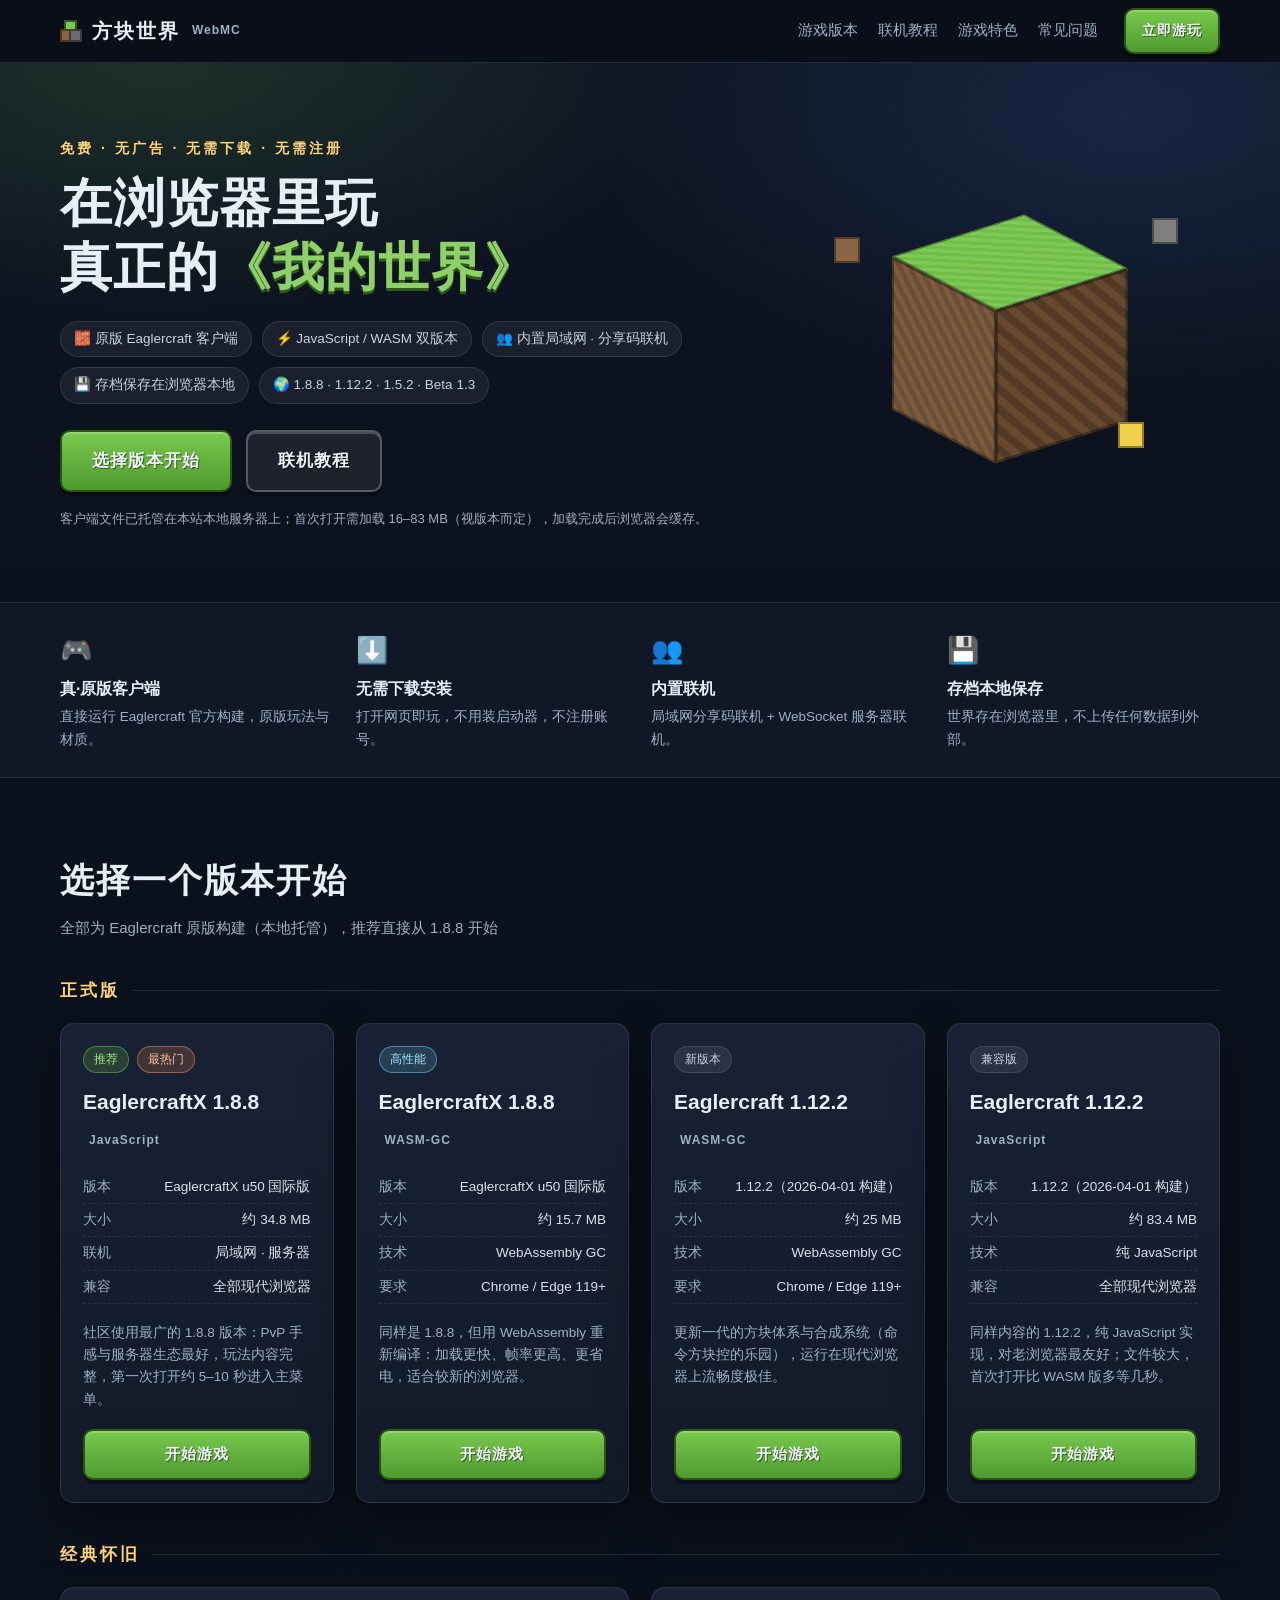
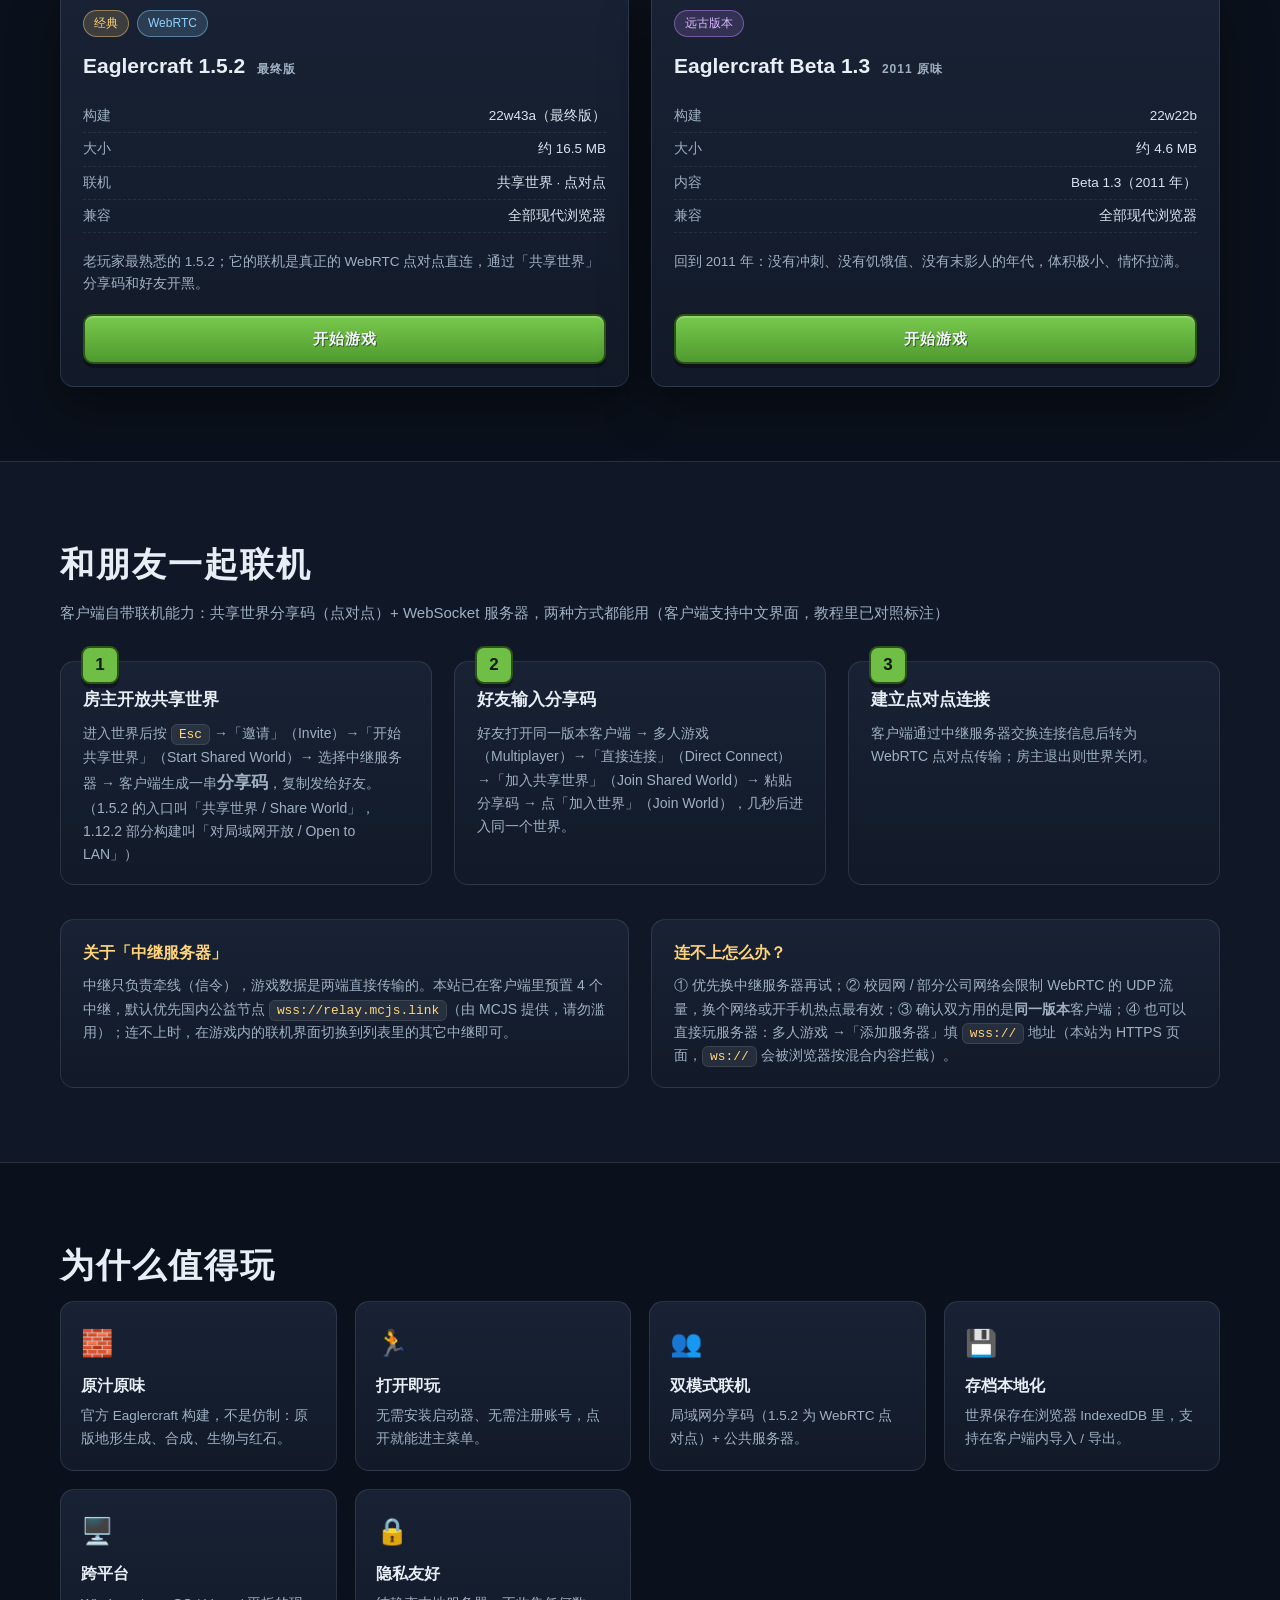
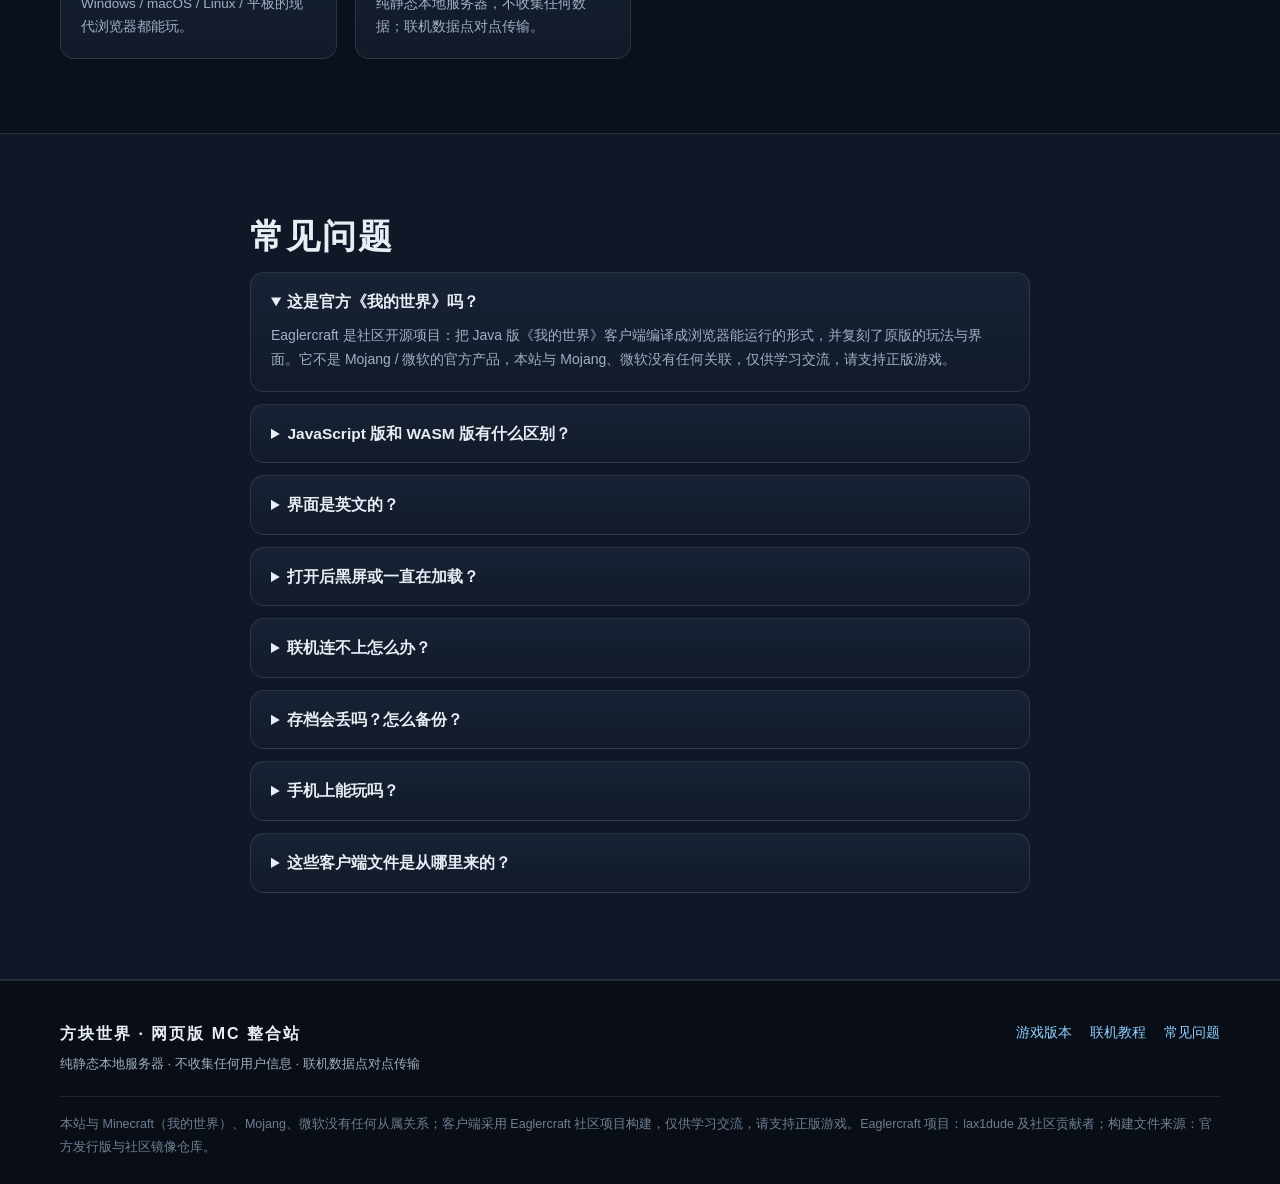
<file: index.html>
<!DOCTYPE html>
<html lang="zh-CN">
<head>
<meta charset="utf-8">
<meta name="viewport" content="width=device-width, initial-scale=1">
<title>方块世界 · 网页版《我的世界》整合站（Eaglercraft · 无需下载 · 内置联机）</title>
<meta name="description" content="真正的《我的世界》网页版：原版 Eaglercraft 客户端本地托管，无需下载安装，打开即玩，内置局域网分享码联机与服务器联机。支持 1.8.8 / 1.12.2 / 1.5.2 / Beta 1.3。">
<link rel="icon" href="data:image/svg+xml,<svg xmlns='http://www.w3.org/2000/svg' viewBox='0 0 16 16'><rect width='16' height='16' fill='%235fae3c'/><rect y='10' width='16' height='6' fill='%238a6544'/></svg>">
<link rel="stylesheet" href="assets/css/portal.css">
</head>
<body>

<header class="site-header">
  <div class="wrap header-inner">
    <a class="logo" href="./">
      <span class="logo-cube" aria-hidden="true"><i></i><i></i><i></i></span>
      方块世界<em>WebMC</em>
    </a>
    <nav class="nav">
      <a href="#versions">游戏版本</a>
      <a href="#multiplayer">联机教程</a>
      <a href="#features">游戏特色</a>
      <a href="#faq">常见问题</a>
    </nav>
    <a class="btn btn-primary btn-header" href="#versions">立即游玩</a>
  </div>
</header>

<section class="hero">
  <div class="wrap hero-inner">
    <div class="hero-copy">
      <p class="hero-kicker">免费 · 无广告 · 无需下载 · 无需注册</p>
      <h1>在浏览器里玩<br>真正的<span>《我的世界》</span></h1>
      <ul class="hero-tags">
        <li>🧱 原版 Eaglercraft 客户端</li>
        <li>⚡ JavaScript / WASM 双版本</li>
        <li>👥 内置局域网 · 分享码联机</li>
        <li>💾 存档保存在浏览器本地</li>
        <li>🌍 1.8.8 · 1.12.2 · 1.5.2 · Beta 1.3</li>
      </ul>
      <div class="hero-actions">
        <a class="btn btn-primary btn-xl" href="#versions">选择版本开始</a>
        <a class="btn btn-ghost btn-xl" href="#multiplayer">联机教程</a>
      </div>
      <p class="hero-note">客户端文件已托管在本站本地服务器上；首次打开需加载 16–83 MB（视版本而定），加载完成后浏览器会缓存。</p>
    </div>
    <div class="hero-visual" aria-hidden="true">
      <div class="mc-cube">
        <div class="face top"></div>
        <div class="face left"></div>
        <div class="face right"></div>
      </div>
      <div class="float-blocks">
        <span class="fb fb1"></span><span class="fb fb2"></span><span class="fb fb3"></span>
      </div>
    </div>
  </div>
</section>

<section class="band">
  <div class="wrap band-grid">
    <div class="band-item"><b>🎮</b><h3>真·原版客户端</h3><p>直接运行 Eaglercraft 官方构建，原版玩法与材质。</p></div>
    <div class="band-item"><b>⬇️</b><h3>无需下载安装</h3><p>打开网页即玩，不用装启动器，不注册账号。</p></div>
    <div class="band-item"><b>👥</b><h3>内置联机</h3><p>局域网分享码联机 + WebSocket 服务器联机。</p></div>
    <div class="band-item"><b>💾</b><h3>存档本地保存</h3><p>世界存在浏览器里，不上传任何数据到外部。</p></div>
  </div>
</section>

<section id="versions" class="section">
  <div class="wrap">
    <h2 class="section-title">选择一个版本开始</h2>
    <p class="section-sub">全部为 Eaglercraft 原版构建（本地托管），推荐直接从 1.8.8 开始</p>

    <div class="ver-group">
      <h3>正式版</h3>
      <div class="cards">
        <article class="card">
          <div class="card-tags"><span class="tag rec">推荐</span><span class="tag hot">最热门</span></div>
          <h3>EaglercraftX 1.8.8 <em>JavaScript</em></h3>
          <dl class="card-spec">
            <div><dt>版本</dt><dd>EaglercraftX u50 国际版</dd></div>
            <div><dt>大小</dt><dd>约 34.8 MB</dd></div>
            <div><dt>联机</dt><dd>局域网 · 服务器</dd></div>
            <div><dt>兼容</dt><dd>全部现代浏览器</dd></div>
          </dl>
          <p class="card-desc">社区使用最广的 1.8.8 版本：PvP 手感与服务器生态最好，玩法内容完整，第一次打开约 5–10 秒进入主菜单。</p>
          <a class="btn btn-primary" href="mc/1.8.8/" target="_blank" rel="noopener">开始游戏</a>
        </article>

        <article class="card">
          <div class="card-tags"><span class="tag wasm">高性能</span></div>
          <h3>EaglercraftX 1.8.8 <em>WASM-GC</em></h3>
          <dl class="card-spec">
            <div><dt>版本</dt><dd>EaglercraftX u50 国际版</dd></div>
            <div><dt>大小</dt><dd>约 15.7 MB</dd></div>
            <div><dt>技术</dt><dd>WebAssembly GC</dd></div>
            <div><dt>要求</dt><dd>Chrome / Edge 119+</dd></div>
          </dl>
          <p class="card-desc">同样是 1.8.8，但用 WebAssembly 重新编译：加载更快、帧率更高、更省电，适合较新的浏览器。</p>
          <a class="btn btn-primary" href="mc/1.8.8-wasm/" target="_blank" rel="noopener">开始游戏</a>
        </article>

        <article class="card">
          <div class="card-tags"><span class="tag">新版本</span></div>
          <h3>Eaglercraft 1.12.2 <em>WASM-GC</em></h3>
          <dl class="card-spec">
            <div><dt>版本</dt><dd>1.12.2（2026-04-01 构建）</dd></div>
            <div><dt>大小</dt><dd>约 25 MB</dd></div>
            <div><dt>技术</dt><dd>WebAssembly GC</dd></div>
            <div><dt>要求</dt><dd>Chrome / Edge 119+</dd></div>
          </dl>
          <p class="card-desc">更新一代的方块体系与合成系统（命令方块控的乐园），运行在现代浏览器上流畅度极佳。</p>
          <a class="btn btn-primary" href="mc/1.12.2/" target="_blank" rel="noopener">开始游戏</a>
        </article>

        <article class="card">
          <div class="card-tags"><span class="tag">兼容版</span></div>
          <h3>Eaglercraft 1.12.2 <em>JavaScript</em></h3>
          <dl class="card-spec">
            <div><dt>版本</dt><dd>1.12.2（2026-04-01 构建）</dd></div>
            <div><dt>大小</dt><dd>约 83.4 MB</dd></div>
            <div><dt>技术</dt><dd>纯 JavaScript</dd></div>
            <div><dt>兼容</dt><dd>全部现代浏览器</dd></div>
          </dl>
          <p class="card-desc">同样内容的 1.12.2，纯 JavaScript 实现，对老浏览器最友好；文件较大，首次打开比 WASM 版多等几秒。</p>
          <a class="btn btn-primary" href="mc/1.12.2-js/" target="_blank" rel="noopener">开始游戏</a>
        </article>
      </div>
    </div>

    <div class="ver-group">
      <h3>经典怀旧</h3>
      <div class="cards">
        <article class="card">
          <div class="card-tags"><span class="tag classic">经典</span><span class="tag p2p">WebRTC</span></div>
          <h3>Eaglercraft 1.5.2 <em>最终版</em></h3>
          <dl class="card-spec">
            <div><dt>构建</dt><dd>22w43a（最终版）</dd></div>
            <div><dt>大小</dt><dd>约 16.5 MB</dd></div>
            <div><dt>联机</dt><dd>共享世界 · 点对点</dd></div>
            <div><dt>兼容</dt><dd>全部现代浏览器</dd></div>
          </dl>
          <p class="card-desc">老玩家最熟悉的 1.5.2；它的联机是真正的 WebRTC 点对点直连，通过「共享世界」分享码和好友开黑。</p>
          <a class="btn btn-primary" href="mc/1.5.2/" target="_blank" rel="noopener">开始游戏</a>
        </article>

        <article class="card">
          <div class="card-tags"><span class="tag beta">远古版本</span></div>
          <h3>Eaglercraft Beta 1.3 <em>2011 原味</em></h3>
          <dl class="card-spec">
            <div><dt>构建</dt><dd>22w22b</dd></div>
            <div><dt>大小</dt><dd>约 4.6 MB</dd></div>
            <div><dt>内容</dt><dd>Beta 1.3（2011 年）</dd></div>
            <div><dt>兼容</dt><dd>全部现代浏览器</dd></div>
          </dl>
          <p class="card-desc">回到 2011 年：没有冲刺、没有饥饿值、没有末影人的年代，体积极小、情怀拉满。</p>
          <a class="btn btn-primary" href="mc/beta1.3/" target="_blank" rel="noopener">开始游戏</a>
        </article>
      </div>
    </div>
  </div>
</section>

<section id="multiplayer" class="section section-alt">
  <div class="wrap">
    <h2 class="section-title">和朋友一起联机</h2>
    <p class="section-sub">客户端自带联机能力：共享世界分享码（点对点）+ WebSocket 服务器，两种方式都能用（客户端支持中文界面，教程里已对照标注）</p>
    <ol class="steps-big">
      <li>
        <b>房主开放共享世界</b>
        <p>进入世界后按 <code>Esc</code> →「邀请」（Invite）→「开始共享世界」（Start Shared World）→ 选择中继服务器 → 客户端生成一串<b>分享码</b>，复制发给好友。（1.5.2 的入口叫「共享世界 / Share World」，1.12.2 部分构建叫「对局域网开放 / Open to LAN」）</p>
      </li>
      <li>
        <b>好友输入分享码</b>
        <p>好友打开同一版本客户端 → 多人游戏（Multiplayer）→「直接连接」（Direct Connect）→「加入共享世界」（Join Shared World）→ 粘贴分享码 → 点「加入世界」（Join World），几秒后进入同一个世界。</p>
      </li>
      <li>
        <b>建立点对点连接</b>
        <p>客户端通过中继服务器交换连接信息后转为 WebRTC 点对点传输；房主退出则世界关闭。</p>
      </li>
    </ol>
    <div class="mp-notes">
      <div class="mp-note">
        <h4>关于「中继服务器」</h4>
        <p>中继只负责牵线（信令），游戏数据是两端直接传输的。本站已在客户端里预置 4 个中继，默认优先国内公益节点 <code>wss://relay.mcjs.link</code>（由 MCJS 提供，请勿滥用）；连不上时，在游戏内的联机界面切换到列表里的其它中继即可。</p>
      </div>
      <div class="mp-note">
        <h4>连不上怎么办？</h4>
        <p>① 优先换中继服务器再试；② 校园网 / 部分公司网络会限制 WebRTC 的 UDP 流量，换个网络或开手机热点最有效；③ 确认双方用的是<b>同一版本</b>客户端；④ 也可以直接玩服务器：多人游戏 →「添加服务器」填 <code>wss://</code> 地址（本站为 HTTPS 页面，<code>ws://</code> 会被浏览器按混合内容拦截）。</p>
      </div>
    </div>
  </div>
</section>

<section id="features" class="section">
  <div class="wrap">
    <h2 class="section-title">为什么值得玩</h2>
    <div class="feature-grid">
      <div class="feature"><b>🧱</b><h3>原汁原味</h3><p>官方 Eaglercraft 构建，不是仿制：原版地形生成、合成、生物与红石。</p></div>
      <div class="feature"><b>🏃</b><h3>打开即玩</h3><p>无需安装启动器、无需注册账号，点开就能进主菜单。</p></div>
      <div class="feature"><b>👥</b><h3>双模式联机</h3><p>局域网分享码（1.5.2 为 WebRTC 点对点）+ 公共服务器。</p></div>
      <div class="feature"><b>💾</b><h3>存档本地化</h3><p>世界保存在浏览器 IndexedDB 里，支持在客户端内导入 / 导出。</p></div>
      <div class="feature"><b>🖥️</b><h3>跨平台</h3><p>Windows / macOS / Linux / 平板的现代浏览器都能玩。</p></div>
      <div class="feature"><b>🔒</b><h3>隐私友好</h3><p>纯静态本地服务器，不收集任何数据；联机数据点对点传输。</p></div>
    </div>
  </div>
</section>

<section id="faq" class="section section-alt">
  <div class="wrap narrow">
    <h2 class="section-title">常见问题</h2>
    <details class="faq" open>
      <summary>这是官方《我的世界》吗？</summary>
      <p>Eaglercraft 是社区开源项目：把 Java 版《我的世界》客户端编译成浏览器能运行的形式，并复刻了原版的玩法与界面。它不是 Mojang / 微软的官方产品，本站与 Mojang、微软没有任何关联，仅供学习交流，请支持正版游戏。</p>
    </details>
    <details class="faq">
      <summary>JavaScript 版和 WASM 版有什么区别？</summary>
      <p>两者玩法完全一样。JavaScript 版兼容所有浏览器但文件更大；WASM-GC 版用 WebAssembly 重新编译，加载更快、运行更流畅，但需要较新的 Chrome / Edge（119+）。拿不准就用 JavaScript 版。</p>
    </details>
    <details class="faq">
      <summary>界面是英文的？</summary>
      <p>客户端内置多语言支持。若界面是英文，进入 <code>Options</code> → <code>Language</code> 选择「简体中文」即可，按提示重启客户端后生效。中文译名沿用原版 1.8.8，与正版一致。</p>
    </details>
    <details class="faq">
      <summary>打开后黑屏或一直在加载？</summary>
      <p>首先确认用最新版 Chrome / Edge；客户端文件有 16–83 MB，第一次加载需要等几秒到十几秒，加载完成后浏览器会缓存。如果中途切换过标签页，回来时可能看到「按任意键 / 点击继续」（Press any key / Click to focus）提示，点一下页面即可继续。1.12.2 版本第一次打开如出现语言列表，点选 English 即可。WASM 版如果打不开，说明浏览器版本太旧，改用 JavaScript 版即可。</p>
    </details>
    <details class="faq">
      <summary>联机连不上怎么办？</summary>
      <p>见「联机教程」里的说明：优先更换中继服务器；避开对 UDP 限制严格的网络（校园网、部分公司网络）；确认双方版本一致。1.5.2 版本的「共享世界」也可以同一台电脑开两个浏览器（普通 + 隐身窗口）自测联机流程。</p>
    </details>
    <details class="faq">
      <summary>存档会丢吗？怎么备份？</summary>
      <p>世界保存在浏览器本地，清理浏览器数据会一并删除。重要世界请在客户端里导出保存（EaglercraftX：主菜单 → 备份 / 导出世界），换设备时再导入。</p>
    </details>
    <details class="faq">
      <summary>手机上能玩吗？</summary>
      <p>能打开，但《我的世界》本来是为键盘鼠标设计的，触屏操作体验有限。建议在电脑上玩；平板上可以简单建造和探索。</p>
    </details>
    <details class="faq">
      <summary>这些客户端文件是从哪里来的？</summary>
      <p>全部为 Eaglercraft 官方 / 社区公开发行的离线客户端构建（lax1dude 官方发行版及社区镜像仓库），已下载到本地服务器托管，打开本站不依赖任何外部网络。</p>
    </details>
  </div>
</section>

<footer class="footer">
  <div class="wrap footer-inner">
    <div>
      <p class="footer-title">方块世界 · 网页版 MC 整合站</p>
      <p class="footer-note">纯静态本地服务器 · 不收集任何用户信息 · 联机数据点对点传输</p>
    </div>
    <div class="footer-links">
      <a href="#versions">游戏版本</a>
      <a href="#multiplayer">联机教程</a>
      <a href="#faq">常见问题</a>
    </div>
  </div>
  <div class="wrap footer-fine">
    <p>本站与 Minecraft（我的世界）、Mojang、微软没有任何从属关系；客户端采用 Eaglercraft 社区项目构建，仅供学习交流，请支持正版游戏。Eaglercraft 项目：lax1dude 及社区贡献者；构建文件来源：官方发行版与社区镜像仓库。</p>
  </div>
</footer>

<script src="assets/js/portal.js"></script>
</body>
</html>
</file>
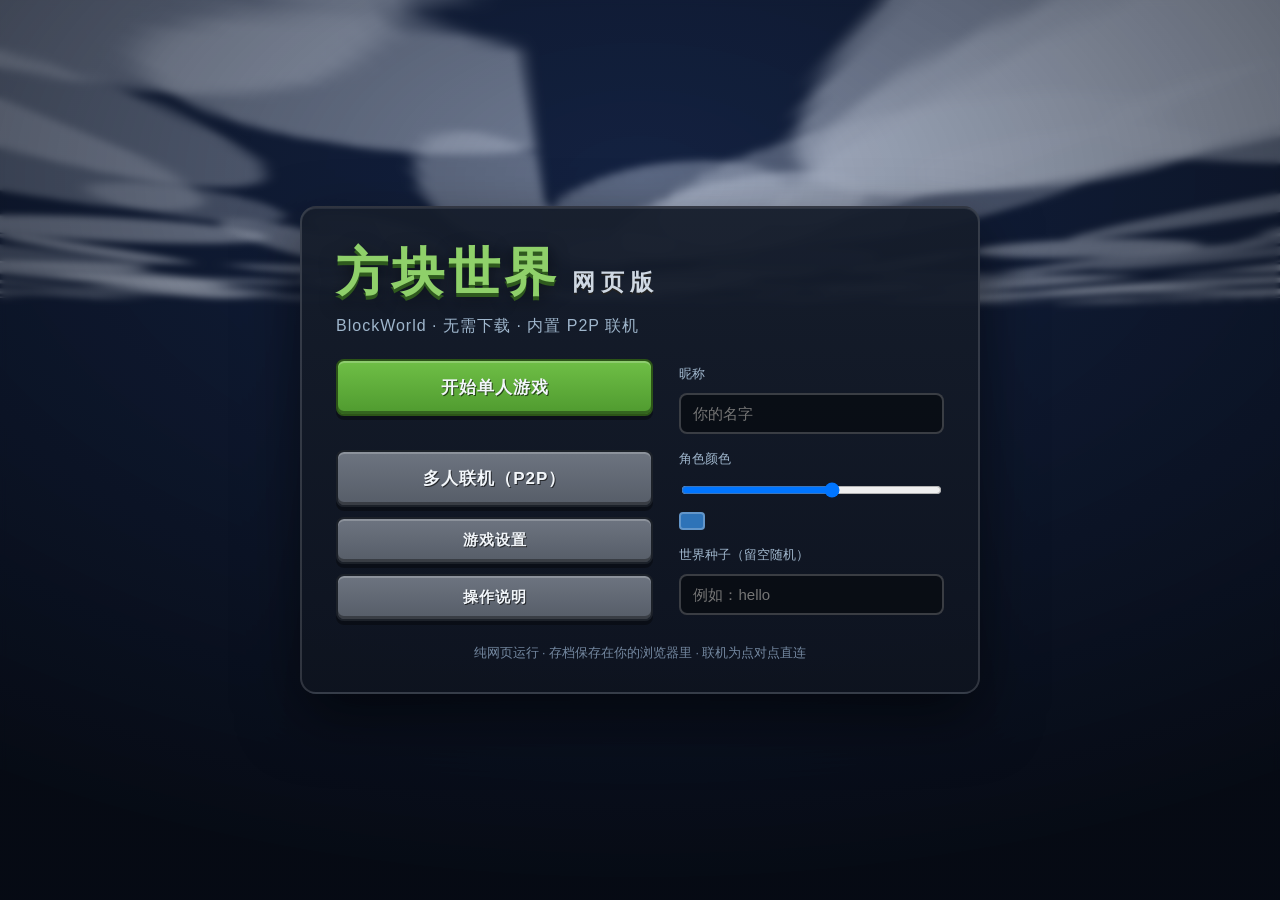
<file: play/index.html>
<!DOCTYPE html>
<html lang="zh-CN">
<head>
<meta charset="utf-8">
<meta name="viewport" content="width=device-width, initial-scale=1, maximum-scale=1, user-scalable=no">
<title>方块世界 · 网页版（内置 P2P 联机）</title>
<link rel="icon" href="data:image/svg+xml,<svg xmlns='http://www.w3.org/2000/svg' viewBox='0 0 16 16'><rect width='16' height='16' fill='%235fae3c'/><rect y='10' width='16' height='6' fill='%238a6544'/></svg>">
<link rel="stylesheet" href="style.css">
</head>
<body>
<canvas id="game"></canvas>

<!-- ==================== 游戏内 HUD ==================== -->
<div id="hud" class="hidden">
  <div id="crosshair"></div>
  <div id="chat-log"></div>
  <div id="chat-input-wrap" class="hidden">
    <input id="chat-input" maxlength="120" placeholder="说点什么，回车发送…" autocomplete="off">
  </div>
  <div id="hotbar"></div>
  <div id="debug" class="hidden"></div>
  <div id="players-panel" class="hidden"></div>
  <div id="toasts"></div>
  <div id="net-badge" class="hidden"></div>
</div>

<!-- ==================== 主菜单 ==================== -->
<div id="overlay-menu" class="overlay">
  <div class="menu-panel">
    <h1 class="game-logo">方块世界<span>网页版</span></h1>
    <p class="menu-sub">BlockWorld · 无需下载 · 内置 P2P 联机</p>
    <div class="menu-grid">
      <div class="menu-col">
        <button id="btn-single" class="mc-btn big primary">开始单人游戏</button>
        <button id="btn-continue" class="mc-btn hidden">继续上次存档</button>
        <p id="btn-continue-info" class="save-info"></p>
        <button id="btn-multi" class="mc-btn big">多人联机（P2P）</button>
        <button id="btn-settings" class="mc-btn">游戏设置</button>
        <button id="btn-help" class="mc-btn">操作说明</button>
      </div>
      <div class="menu-col profile">
        <label for="input-name">昵称</label>
        <input id="input-name" maxlength="12" placeholder="你的名字">
        <label for="input-hue">角色颜色</label>
        <input id="input-hue" type="range" min="0" max="360" value="210">
        <div class="hue-preview"><span id="hue-dot"></span></div>
        <label for="input-seed">世界种子（留空随机）</label>
        <input id="input-seed" maxlength="24" placeholder="例如：hello">
      </div>
    </div>
    <p class="menu-foot">纯网页运行 · 存档保存在你的浏览器里 · 联机为点对点直连</p>
  </div>
</div>

<!-- ==================== 多人联机 ==================== -->
<div id="overlay-multi" class="overlay hidden">
  <div class="menu-panel wide">
    <h2 class="panel-title">多人联机（P2P 直连）</h2>
    <div id="multi-tabs" class="tabs">
      <button class="tab active" data-tab="create">创建房间</button>
      <button class="tab" data-tab="join">加入房间</button>
      <button class="tab" data-tab="direct">无服务器直连</button>
    </div>

    <div class="tab-page" data-page="create">
      <ol class="steps">
        <li>点击「生成房间码」，把 5 位房间码发给好友</li>
        <li>好友在「加入房间」中输入房间码</li>
        <li>一起建造！所有人都能实时看到改动</li>
      </ol>
      <div id="room-code" class="room-code">— — — — —</div>
      <div class="row">
        <button id="btn-create-room" class="mc-btn">生成房间码</button>
        <button id="btn-copy-code" class="mc-btn small hidden">复制房间码</button>
      </div>
      <div id="host-status" class="status"></div>
      <div id="host-players" class="player-chips"></div>
      <details class="adv">
        <summary>高级：使用自建信令服务器（可选）</summary>
        <input id="input-server" placeholder="例如 my-peer.example.com:443">
        <p class="hint">默认使用公共 PeerJS 信令服务器。若被网络拦截，可自建或改用「无服务器直连」。</p>
      </details>
      <div class="row"><button id="btn-host-enter" class="mc-btn big primary hidden">进入世界（好友可随时加入）</button></div>
    </div>

    <div class="tab-page hidden" data-page="join">
      <p>输入好友发来的房间码：</p>
      <input id="input-join-code" class="code-input" maxlength="8" placeholder="如 K7M3Q" autocomplete="off">
      <div class="row"><button id="btn-join-room" class="mc-btn big primary">加入房间</button></div>
      <div id="join-status" class="status"></div>
    </div>

    <div class="tab-page hidden" data-page="direct">
      <p class="hint">双方网络都无法访问公共信令服务器时，用「复制粘贴」方式建立直连——不需要任何中转服务器。</p>
      <div class="direct-block">
        <h3>A · 我来创建</h3>
        <button id="btn-direct-create" class="mc-btn">生成邀请码</button>
        <textarea id="direct-offer" readonly placeholder="邀请码会出现在这里，复制发给好友…"></textarea>
        <button id="btn-copy-offer" class="mc-btn small hidden">复制邀请码</button>
        <textarea id="direct-answer" placeholder="把好友回传的应答码粘贴到这里…"></textarea>
        <button id="btn-direct-accept" class="mc-btn">连接好友</button>
      </div>
      <div class="direct-block">
        <h3>B · 我加入别人</h3>
        <textarea id="direct-input" placeholder="把好友发来的邀请码粘贴到这里…"></textarea>
        <button id="btn-direct-join" class="mc-btn">生成应答码</button>
        <textarea id="direct-output" readonly class="hidden" placeholder="把这里的应答码发回给好友…"></textarea>
        <button id="btn-copy-answer" class="mc-btn small hidden">复制应答码</button>
      </div>
      <div id="direct-status" class="status"></div>
    </div>

    <button id="btn-multi-back" class="mc-btn back">返回主菜单</button>
  </div>
</div>

<!-- ==================== 设置 ==================== -->
<div id="overlay-settings" class="overlay hidden">
  <div class="menu-panel narrow">
    <h2 class="panel-title">游戏设置</h2>
    <div class="setting-row">
      <label>鼠标灵敏度</label>
      <input id="set-sens" type="range" min="0.4" max="2.6" step="0.1" value="1">
      <span id="set-sens-val" class="val">1.0x</span>
    </div>
    <div class="setting-row">
      <label>视野距离</label>
      <input id="set-rd" type="range" min="0" max="10" step="1" value="0">
      <span id="set-rd-val" class="val">跟随画质</span>
    </div>
    <div class="setting-row">
      <label>音效</label>
      <input id="set-sound" type="checkbox" checked>
      <span class="val"></span>
    </div>
    <div class="row">
      <button id="btn-fullscreen" class="mc-btn">切换全屏</button>
      <button id="btn-settings-back" class="mc-btn primary">返回</button>
    </div>
  </div>
</div>

<!-- ==================== 操作说明 ==================== -->
<div id="overlay-help" class="overlay hidden">
  <div class="menu-panel narrow">
    <h2 class="panel-title">操作说明</h2>
    <table class="keys">
      <tr><td>W A S D</td><td>移动</td></tr>
      <tr><td>空格</td><td>跳跃 / 上升（飞行时）；双击空格切换飞行</td></tr>
      <tr><td>Shift</td><td>潜行 / 下降（飞行时）</td></tr>
      <tr><td>Ctrl</td><td>冲刺</td></tr>
      <tr><td>鼠标左键</td><td>破坏方块（按住连续挖掘）</td></tr>
      <tr><td>鼠标右键</td><td>放置方块</td></tr>
      <tr><td>鼠标中键</td><td>选取指向的方块</td></tr>
      <tr><td>1~9 / 滚轮</td><td>切换快捷栏</td></tr>
      <tr><td>E</td><td>打开方块选择（创造栏）</td></tr>
      <tr><td>T / 回车</td><td>聊天（联机时同步给所有人）</td></tr>
      <tr><td>F</td><td>切换飞行</td></tr>
      <tr><td>F5</td><td>第一 / 第三人称</td></tr>
      <tr><td>F3</td><td>调试信息</td></tr>
      <tr><td>Tab</td><td>查看玩家列表</td></tr>
      <tr><td>Esc</td><td>暂停菜单</td></tr>
    </table>
    <p class="hint">手机 / 平板：左侧摇杆移动，右侧滑动转视角，点按屏幕挖掘，按钮可放置方块、飞行、选择方块。</p>
    <button id="btn-help-back" class="mc-btn primary">返回</button>
  </div>
</div>

<!-- ==================== 暂停 ==================== -->
<div id="overlay-pause" class="overlay hidden">
  <div class="menu-panel narrow">
    <h2 class="panel-title">游戏暂停</h2>
    <p id="pause-info" class="pause-info"></p>
    <button id="btn-pause-resume" class="mc-btn big primary">返回游戏</button>
    <button id="btn-pause-copy" class="mc-btn hidden">复制房间码</button>
    <button id="btn-pause-settings" class="mc-btn">设置</button>
    <button id="btn-pause-export" class="mc-btn">导出存档（JSON）</button>
    <button id="btn-pause-import" class="mc-btn">导入存档</button>
    <input type="file" id="file-import" accept=".json,application/json" hidden>
    <button id="btn-pause-leave" class="mc-btn danger">离开世界（回主菜单）</button>
  </div>
</div>

<!-- ==================== 加载 ==================== -->
<div id="overlay-loading" class="overlay hidden">
  <div class="loading-box">
    <div class="blocks-spinner"><i></i><i></i><i></i></div>
    <p id="loading-text">正在生成世界…</p>
    <div class="progress"><div id="loading-bar"></div></div>
    <p class="hint">首次生成需要几秒钟</p>
  </div>
</div>

<!-- ==================== 方块选择 ==================== -->
<div id="overlay-palette" class="overlay hidden">
  <div class="menu-panel wide">
    <h2 class="panel-title">选择方块</h2>
    <div id="palette-grid"></div>
    <p class="hint">点击方块放入当前快捷栏槽位 · 按 E 或 Esc 关闭</p>
  </div>
</div>

<!-- ==================== 触屏控件 ==================== -->
<div id="touch" class="hidden">
  <div id="joy"><div id="joy-knob"></div></div>
  <div class="touch-btns">
    <button class="tbtn" id="t-sneak">潜行</button>
    <button class="tbtn" id="t-place">放置</button>
    <button class="tbtn" id="t-palette">方块</button>
    <button class="tbtn" id="t-fly">飞行</button>
    <button class="tbtn jump" id="t-jump">跳跃</button>
  </div>
</div>

<div id="fatal" class="hidden"></div>

<!-- ==================== 脚本 ==================== -->
<script src="../vendor/three.min.js"></script>
<script src="../vendor/peerjs.min.js"></script>
<script src="js/config.js"></script>
<script src="js/noise.js"></script>
<script src="js/blocks.js"></script>
<script src="js/textures.js"></script>
<script src="js/audio.js"></script>
<script src="js/world.js"></script>
<script src="js/player.js"></script>
<script src="js/remote.js"></script>
<script src="js/net.js"></script>
<script src="js/ui.js"></script>
<script src="js/main.js"></script>
</body>
</html>
</file>
<file: assets/css/portal.css>
/* ============================================================
 * 方块世界 · 门户样式（像素方块风 · 深色主题）
 * ============================================================ */
:root {
  --bg: #0b111c;
  --bg-soft: #101828;
  --bg-card: linear-gradient(180deg, #182234, #121a29);
  --line: rgba(255, 255, 255, 0.1);
  --text: #e8eef6;
  --muted: #9fb0c3;
  --green: #6fbf46;
  --green-deep: #3d7a24;
  --amber: #ffd479;
  --blue: #8fd0ff;
  --radius: 14px;
  --shadow: 0 20px 50px rgba(0, 0, 0, 0.45);
}

* { box-sizing: border-box; }
html { scroll-behavior: smooth; }
body {
  margin: 0;
  background: var(--bg);
  color: var(--text);
  font-family: -apple-system, BlinkMacSystemFont, "Segoe UI", "Microsoft YaHei", Roboto, sans-serif;
  line-height: 1.65;
}
img { max-width: 100%; }
a { color: var(--blue); text-decoration: none; }
a:hover { text-decoration: underline; }

.wrap { width: min(1160px, 100% - 40px); margin: 0 auto; }
.wrap.narrow { width: min(780px, 100% - 40px); }

/* ---------------- 按钮 ---------------- */
.btn {
  display: inline-block;
  padding: 11px 20px;
  font-size: 15px;
  font-weight: 700;
  letter-spacing: 1px;
  color: #f2f6fa;
  background: linear-gradient(180deg, #6d7480, #565d68);
  border: 2px solid #191e26;
  border-radius: 10px;
  box-shadow: inset 0 2px 0 rgba(255, 255, 255, 0.2), 0 4px 0 rgba(0, 0, 0, 0.35);
  cursor: pointer;
  transition: filter 0.15s ease, transform 0.08s ease;
  text-shadow: 1px 1px 0 rgba(0, 0, 0, 0.45);
}
.btn:hover { filter: brightness(1.12); text-decoration: none; }
.btn:active { transform: translateY(2px); }

.btn-primary { background: linear-gradient(180deg, #79c94e, #4f9a2f); border-color: #2c5417; }
.btn-ghost { background: rgba(255, 255, 255, 0.07); border-color: rgba(255, 255, 255, 0.25); }
.btn-xl { padding: 15px 30px; font-size: 17px; }
.btn-header { padding: 9px 16px; font-size: 14px; }

/* ---------------- 顶栏 ---------------- */
.site-header {
  position: sticky;
  top: 0;
  z-index: 50;
  background: rgba(10, 15, 25, 0.85);
  backdrop-filter: blur(10px);
  border-bottom: 1px solid var(--line);
}
.header-inner { display: flex; align-items: center; gap: 26px; height: 62px; }
.logo {
  display: flex; align-items: center; gap: 10px;
  color: var(--text); font-size: 20px; font-weight: 800; letter-spacing: 2px;
}
.logo:hover { text-decoration: none; }
.logo em { font-size: 12px; font-style: normal; color: var(--muted); letter-spacing: 1px; margin-left: 2px; }
.logo-cube { position: relative; width: 22px; height: 22px; display: inline-block; }
.logo-cube i { position: absolute; width: 13px; height: 13px; }
.logo-cube i:nth-child(1) { left: 4px; top: 0; background: #7cc94f; border: 2px solid #2f5a1e; }
.logo-cube i:nth-child(2) { left: 0; top: 9px; background: #8a6544; border: 2px solid #4d3a25; }
.logo-cube i:nth-child(3) { left: 9px; top: 9px; background: #6d6d6d; border: 2px solid #3c3c3c; }

.nav { display: flex; gap: 20px; margin-left: auto; }
.nav a { color: var(--muted); font-size: 14.5px; }
.nav a:hover { color: #fff; text-decoration: none; }
@media (max-width: 860px) { .nav { display: none; } }

/* ---------------- Hero ---------------- */
.hero { position: relative; overflow: hidden; padding: 74px 0 60px; }
.hero::before {
  content: "";
  position: absolute; inset: 0;
  background:
    radial-gradient(900px 420px at 12% 0%, rgba(111, 191, 70, 0.16), transparent 60%),
    radial-gradient(900px 460px at 88% 10%, rgba(80, 140, 255, 0.14), transparent 60%),
    linear-gradient(180deg, #0e1523, #0b111c);
  z-index: -1;
}
.hero-inner { display: grid; grid-template-columns: 1.25fr 0.75fr; gap: 40px; align-items: center; }
@media (max-width: 900px) { .hero-inner { grid-template-columns: 1fr; } .hero-visual { display: none; } }

.hero-kicker { color: var(--amber); font-weight: 700; letter-spacing: 3px; margin: 0 0 12px; font-size: 14px; }
.hero h1 { margin: 0 0 22px; font-size: clamp(30px, 4.6vw, 52px); line-height: 1.22; letter-spacing: 1px; }
.hero h1 span {
  color: #8fd06a;
  text-shadow: 0 3px 0 #2f5a1e;
}
.hero-tags { display: flex; flex-wrap: wrap; gap: 10px; margin: 0 0 26px; padding: 0; list-style: none; }
.hero-tags li {
  padding: 6px 13px;
  font-size: 13.5px;
  background: rgba(255, 255, 255, 0.06);
  border: 1px solid var(--line);
  border-radius: 999px;
  color: #c7d3e0;
}
.hero-actions { display: flex; gap: 14px; flex-wrap: wrap; }
.hero-note { color: var(--muted); font-size: 13px; margin-top: 16px; }

/* 3D 方块 */
.hero-visual { display: flex; align-items: center; justify-content: center; min-height: 320px; position: relative; }
.mc-cube {
  width: 168px; height: 168px;
  position: relative;
  transform: rotateX(-24deg) rotateY(38deg);
  transform-style: preserve-3d;
  animation: cube-spin 16s linear infinite;
}
.mc-cube .face { position: absolute; inset: 0; border: 3px solid rgba(0, 0, 0, 0.35); }
.mc-cube .top   {
  background:
    linear-gradient(45deg, rgba(255,255,255,0.12) 25%, transparent 25%, transparent 50%, rgba(255,255,255,0.12) 50%, rgba(255,255,255,0.12) 75%, transparent 75%) 0 0 / 22px 22px,
    #6fbf46;
  transform: rotateX(90deg) translateZ(84px);
}
.mc-cube .left  {
  background:
    linear-gradient(45deg, rgba(0,0,0,0.14) 25%, transparent 25%, transparent 50%, rgba(0,0,0,0.14) 50%, rgba(0,0,0,0.14) 75%, transparent 75%) 0 0 / 22px 22px,
    #7d5b3c;
  transform: rotateY(-90deg) translateZ(84px);
}
.mc-cube .right {
  background:
    linear-gradient(45deg, rgba(0,0,0,0.2) 25%, transparent 25%, transparent 50%, rgba(0,0,0,0.2) 50%, rgba(0,0,0,0.2) 75%, transparent 75%) 0 0 / 22px 22px,
    #66492f;
  transform: translateZ(84px);
}
@keyframes cube-spin {
  from { transform: rotateX(-24deg) rotateY(0deg); }
  to { transform: rotateX(-24deg) rotateY(360deg); }
}
.float-blocks { position: absolute; inset: 0; pointer-events: none; }
.float-blocks .fb {
  position: absolute; width: 26px; height: 26px; border: 2px solid rgba(0,0,0,0.4);
  animation: float 6s ease-in-out infinite;
}
.fb1 { left: 8%; top: 18%; background: #8a6544; animation-delay: 0s; }
.fb2 { right: 10%; top: 12%; background: #7f7f7f; animation-delay: 1.4s; }
.fb3 { right: 18%; bottom: 16%; background: #f0cf4a; animation-delay: 2.6s; }
@keyframes float { 0%, 100% { transform: translateY(0) rotate(0deg); } 50% { transform: translateY(-16px) rotate(20deg); } }

/* ---------------- band ---------------- */
.band { background: var(--bg-soft); border-top: 1px solid var(--line); border-bottom: 1px solid var(--line); padding: 26px 0; }
.band-grid { display: grid; grid-template-columns: repeat(4, 1fr); gap: 22px; }
@media (max-width: 860px) { .band-grid { grid-template-columns: repeat(2, 1fr); } }
.band-item { display: flex; flex-direction: column; gap: 4px; }
.band-item b { font-size: 26px; }
.band-item h3 { margin: 0; font-size: 16px; }
.band-item p { margin: 0; color: var(--muted); font-size: 13.5px; }

/* ---------------- 通用 section ---------------- */
.section { padding: 74px 0; }
.section-alt { background: var(--bg-soft); border-top: 1px solid var(--line); border-bottom: 1px solid var(--line); }
.section-title { font-size: clamp(24px, 3vw, 34px); margin: 0 0 8px; letter-spacing: 2px; }
.section-sub { color: var(--muted); margin: 0 0 36px; font-size: 15px; }

/* ---------------- 版本卡片 ---------------- */
.cards { display: grid; grid-template-columns: repeat(auto-fit, minmax(255px, 1fr)); gap: 22px; }
.card {
  display: flex; flex-direction: column;
  background: var(--bg-card);
  border: 1px solid var(--line);
  border-radius: var(--radius);
  padding: 22px;
  box-shadow: var(--shadow);
  transition: transform 0.18s ease, border-color 0.18s ease;
}
.card:hover { transform: translateY(-5px); border-color: rgba(143, 208, 106, 0.5); }
.card-multi:hover { border-color: rgba(143, 208, 255, 0.55); }
.card-tags { display: flex; gap: 8px; margin-bottom: 12px; }
.tag {
  font-size: 12px; padding: 3px 10px; border-radius: 999px;
  background: rgba(255, 255, 255, 0.08); color: #c7d3e0;
  border: 1px solid var(--line);
}
.tag.rec { background: rgba(111, 191, 70, 0.2); color: #a5e37f; border-color: rgba(111, 191, 70, 0.5); }
.tag.p2p { background: rgba(143, 208, 255, 0.16); color: var(--blue); border-color: rgba(143, 208, 255, 0.45); }
.tag.wasm { background: rgba(120, 220, 255, 0.16); color: #9fe8ff; border-color: rgba(120, 220, 255, 0.45); }
.tag.hot { background: rgba(255, 140, 90, 0.18); color: #ffc09a; border-color: rgba(255, 140, 90, 0.5); }
.tag.classic { background: rgba(255, 212, 121, 0.16); color: var(--amber); border-color: rgba(255, 212, 121, 0.45); }
.tag.beta { background: rgba(200, 140, 255, 0.16); color: #d9b8ff; border-color: rgba(200, 140, 255, 0.45); }
.card h3 { margin: 0 0 6px; font-size: 21px; }
.card h3 em { font-size: 12px; font-style: normal; color: var(--muted); margin-left: 6px; letter-spacing: 1px; }
.card-spec { margin: 10px 0; font-size: 13.5px; }
.card-spec > div { display: flex; justify-content: space-between; padding: 5px 0; border-bottom: 1px dashed rgba(255, 255, 255, 0.08); }
.card-spec dt { color: var(--muted); }
.card-spec dd { margin: 0; color: #d8e2ee; }
.card-desc { color: var(--muted); font-size: 13.5px; flex: 1; margin: 8px 0 18px; }
.card .btn { text-align: center; }

/* ---------------- 版本分组 ---------------- */
.ver-group { margin-bottom: 38px; }
.ver-group:last-child { margin-bottom: 0; }
.ver-group > h3 {
  display: flex; align-items: center; gap: 12px;
  margin: 0 0 18px; font-size: 17px; letter-spacing: 3px; color: var(--amber);
}
.ver-group > h3::after { content: ""; flex: 1; height: 1px; background: var(--line); }

/* ---------------- 联机教程 ---------------- */
.steps-big { list-style: none; counter-reset: step; margin: 0 0 34px; padding: 0; display: grid; grid-template-columns: repeat(3, 1fr); gap: 22px; }
@media (max-width: 860px) { .steps-big { grid-template-columns: 1fr; } }
.steps-big li {
  position: relative;
  background: var(--bg-card);
  border: 1px solid var(--line);
  border-radius: var(--radius);
  padding: 24px 22px 18px;
  counter-increment: step;
}
.steps-big li::before {
  content: counter(step);
  position: absolute; top: -16px; left: 20px;
  width: 34px; height: 34px;
  display: flex; align-items: center; justify-content: center;
  background: var(--green); color: #0d1a07;
  font-weight: 900; font-size: 17px;
  border: 2px solid #2c5417; border-radius: 9px;
  box-shadow: 0 4px 0 rgba(0, 0, 0, 0.35);
}
.steps-big b { font-size: 17px; }
.steps-big p { color: var(--muted); font-size: 14px; margin: 8px 0 0; }
code {
  padding: 2px 7px;
  background: rgba(255, 255, 255, 0.08);
  border: 1px solid var(--line);
  border-radius: 6px;
  font-family: Consolas, monospace;
  font-size: 0.92em;
  color: var(--amber);
}
.mp-notes { display: grid; grid-template-columns: 1fr 1fr; gap: 22px; }
@media (max-width: 860px) { .mp-notes { grid-template-columns: 1fr; } }
.mp-note { background: var(--bg-card); border: 1px solid var(--line); border-radius: var(--radius); padding: 20px 22px; }
.mp-note h4 { margin: 0 0 8px; font-size: 16px; color: var(--amber); }
.mp-note p { margin: 0; color: var(--muted); font-size: 14px; }
.cmp { width: 100%; border-collapse: collapse; font-size: 13.5px; }
.cmp th, .cmp td { padding: 8px 10px; border-bottom: 1px solid var(--line); text-align: left; }
.cmp th { color: var(--blue); font-weight: 700; }
.cmp td { color: #c9d5e2; }
.cmp .ok { color: #a5e37f; }

/* ---------------- 特性 ---------------- */
.feature-grid { display: grid; grid-template-columns: repeat(auto-fit, minmax(230px, 1fr)); gap: 18px; }
.feature {
  background: var(--bg-card);
  border: 1px solid var(--line);
  border-radius: var(--radius);
  padding: 20px;
  transition: transform 0.15s ease;
}
.feature:hover { transform: translateY(-4px); }
.feature b { font-size: 26px; }
.feature h3 { margin: 8px 0 6px; font-size: 16px; }
.feature p { margin: 0; color: var(--muted); font-size: 13.5px; }

/* ---------------- FAQ ---------------- */
.faq {
  background: var(--bg-card);
  border: 1px solid var(--line);
  border-radius: var(--radius);
  padding: 16px 20px;
  margin-bottom: 12px;
}
.faq summary { cursor: pointer; font-weight: 700; font-size: 15.5px; }
.faq p { color: var(--muted); font-size: 14px; margin: 10px 0 4px; }

/* ---------------- 页脚 ---------------- */
.footer { background: #080d16; border-top: 1px solid var(--line); padding: 40px 0 26px; }
.footer-inner { display: flex; justify-content: space-between; gap: 20px; flex-wrap: wrap; align-items: flex-start; }
.footer-title { margin: 0; font-weight: 800; letter-spacing: 2px; }
.footer-note { margin: 6px 0 0; color: var(--muted); font-size: 13px; }
.footer-links { display: flex; gap: 18px; font-size: 14px; }
.footer-fine { margin-top: 22px; padding-top: 16px; border-top: 1px solid var(--line); }
.footer-fine p { margin: 0; color: #6d7f92; font-size: 12.5px; line-height: 1.8; }
</file>
<file: play/style.css>
/* ============================================================
 * 方块世界 · 游戏界面样式（像素方块风）
 * ============================================================ */
* { box-sizing: border-box; }

html, body {
  margin: 0;
  padding: 0;
  height: 100%;
  overflow: hidden;
  background: #0a1020;
  font-family: -apple-system, BlinkMacSystemFont, "Segoe UI", "Microsoft YaHei", Roboto, sans-serif;
  color: #e8eef6;
  -webkit-user-select: none;
  user-select: none;
}

#game {
  position: fixed;
  inset: 0;
  width: 100%;
  height: 100%;
  display: block;
  touch-action: none;
}

.hidden { display: none !important; }

/* ==================== HUD ==================== */
#hud { position: fixed; inset: 0; pointer-events: none; z-index: 10; }

#crosshair {
  position: absolute;
  left: 50%; top: 50%;
  width: 22px; height: 22px;
  transform: translate(-50%, -50%);
  opacity: 0.9;
  mix-blend-mode: difference;
}
#crosshair::before, #crosshair::after {
  content: ""; position: absolute; background: #fff;
}
#crosshair::before { left: 50%; top: 0; width: 2px; height: 100%; transform: translateX(-50%); }
#crosshair::after { top: 50%; left: 0; height: 2px; width: 100%; transform: translateY(-50%); }

#hotbar {
  position: absolute;
  left: 50%; bottom: 14px;
  transform: translateX(-50%);
  display: flex; gap: 4px;
  padding: 5px;
  background: rgba(8, 12, 18, 0.55);
  border: 2px solid rgba(255, 255, 255, 0.18);
  border-radius: 10px;
  pointer-events: auto;
}
#hotbar .slot {
  position: relative;
  width: 46px; height: 46px;
  background: rgba(255, 255, 255, 0.08);
  border: 2px solid rgba(0, 0, 0, 0.45);
  border-radius: 6px;
  display: flex; align-items: center; justify-content: center;
  cursor: pointer;
  transition: transform 0.1s ease, border-color 0.1s ease;
}
#hotbar .slot:hover { transform: translateY(-2px); }
#hotbar .slot.selected {
  border-color: #fff;
  box-shadow: 0 0 0 2px rgba(255, 255, 255, 0.35), 0 4px 12px rgba(0, 0, 0, 0.5);
}
#hotbar .icon { image-rendering: pixelated; width: 36px; height: 36px; }
#hotbar .num {
  position: absolute; right: 3px; top: 1px;
  font-size: 11px; color: rgba(255, 255, 255, 0.75);
  text-shadow: 1px 1px 0 rgba(0, 0, 0, 0.8);
}

#chat-log {
  position: absolute;
  left: 14px; bottom: 84px;
  width: min(46vw, 560px);
  max-height: 220px;
  overflow: hidden;
  display: flex; flex-direction: column; gap: 4px;
  pointer-events: none;
}
.chat-line {
  font-size: 14px;
  line-height: 1.4;
  padding: 4px 10px;
  background: rgba(6, 10, 16, 0.55);
  border-radius: 6px;
  align-self: flex-start;
  max-width: 100%;
  word-break: break-word;
  text-shadow: 1px 1px 0 rgba(0, 0, 0, 0.6);
  transition: opacity 0.6s ease;
}
.chat-line.fade { opacity: 0.35; }
.chat-line .who { font-weight: 700; }

#chat-input-wrap {
  position: absolute;
  left: 14px; bottom: 44px;
  width: min(46vw, 560px);
  pointer-events: auto;
}
#chat-input {
  width: 100%;
  padding: 10px 12px;
  font-size: 15px;
  color: #fff;
  background: rgba(6, 10, 16, 0.85);
  border: 2px solid rgba(255, 255, 255, 0.35);
  border-radius: 8px;
  outline: none;
}

#debug {
  position: absolute;
  left: 12px; top: 12px;
  font: 12px/1.55 Consolas, "Courier New", monospace;
  white-space: pre;
  padding: 8px 10px;
  background: rgba(6, 10, 16, 0.6);
  border-radius: 8px;
  text-shadow: 1px 1px 0 #000;
}

#players-panel {
  position: absolute;
  left: 50%; top: 64px;
  transform: translateX(-50%);
  min-width: 280px;
  padding: 10px 14px;
  background: rgba(6, 10, 16, 0.72);
  border: 2px solid rgba(255, 255, 255, 0.2);
  border-radius: 10px;
}
.pp-title { font-weight: 700; margin-bottom: 6px; color: #ffd479; }
.pp-row { display: flex; align-items: center; gap: 8px; padding: 3px 0; font-size: 14px; }
.pp-dot { width: 10px; height: 10px; border-radius: 3px; }
.pp-name { flex: 1; }
.pp-name em { color: #9fb6cc; font-style: normal; font-size: 12px; }
.pp-ping { color: #9fb6cc; font-size: 12px; }

#toasts {
  position: absolute;
  right: 14px; top: 56px;
  display: flex; flex-direction: column; gap: 8px;
  width: min(360px, 80vw);
  pointer-events: none;
}
.toast {
  padding: 10px 14px;
  font-size: 14px;
  background: rgba(12, 18, 28, 0.92);
  border-left: 4px solid #5fae3c;
  border-radius: 8px;
  box-shadow: 0 6px 18px rgba(0, 0, 0, 0.4);
  opacity: 0;
  transform: translateX(16px);
  transition: opacity 0.25s ease, transform 0.25s ease;
}
.toast.show { opacity: 1; transform: translateX(0); }
.toast.err { border-left-color: #e05555; }
.toast.warn { border-left-color: #e8b73c; }

#net-badge {
  position: absolute;
  right: 14px; top: 14px;
  padding: 6px 12px;
  font-size: 13px;
  background: rgba(12, 18, 28, 0.8);
  border: 1px solid rgba(255, 255, 255, 0.2);
  border-radius: 999px;
  color: #8fd0ff;
}

/* ==================== 通用面板 ==================== */
.overlay {
  position: fixed; inset: 0;
  z-index: 20;
  display: flex; align-items: center; justify-content: center;
  padding: 20px;
  background: radial-gradient(1200px 700px at 50% 20%, rgba(38, 68, 128, 0.35), rgba(6, 10, 18, 0.82));
  backdrop-filter: blur(3px);
  overflow: auto;
}

.menu-panel {
  width: min(680px, 100%);
  padding: 30px 34px;
  background: linear-gradient(180deg, rgba(22, 30, 44, 0.96), rgba(14, 20, 32, 0.96));
  border: 2px solid rgba(255, 255, 255, 0.14);
  border-radius: 16px;
  box-shadow: 0 24px 60px rgba(0, 0, 0, 0.55), inset 0 1px 0 rgba(255, 255, 255, 0.08);
  animation: pop-in 0.22s ease;
}
.menu-panel.wide { width: min(760px, 100%); }
.menu-panel.narrow { width: min(460px, 100%); }

@keyframes pop-in {
  from { opacity: 0; transform: translateY(14px) scale(0.98); }
  to { opacity: 1; transform: none; }
}

.game-logo {
  margin: 0;
  font-size: clamp(34px, 6vw, 52px);
  letter-spacing: 4px;
  color: #8fd06a;
  text-shadow: 0 4px 0 #2f5a1e, 0 6px 18px rgba(0, 0, 0, 0.55);
}
.game-logo span {
  font-size: 0.45em;
  margin-left: 12px;
  color: #cfd8e3;
  letter-spacing: 6px;
  text-shadow: 0 2px 0 #222;
}
.menu-sub { margin: 8px 0 22px; color: #9fb6cc; letter-spacing: 1px; }

.menu-grid { display: grid; grid-template-columns: 1.2fr 1fr; gap: 26px; }
@media (max-width: 640px) { .menu-grid { grid-template-columns: 1fr; } }
.menu-col { display: flex; flex-direction: column; gap: 10px; }

.menu-col.profile label { font-size: 13px; color: #9fb6cc; margin-top: 6px; }
.menu-col.profile input[type="text"], .menu-col.profile input:not([type]) {
  padding: 10px 12px;
}
.menu-col.profile input {
  padding: 8px 12px;
  background: rgba(8, 12, 18, 0.8);
  color: #fff;
  border: 2px solid rgba(255, 255, 255, 0.2);
  border-radius: 8px;
  font-size: 15px;
  outline: none;
}
.menu-col.profile input:focus { border-color: #5fae3c; }
.menu-col.profile input[type="range"] { padding: 0; }
.hue-preview { height: 18px; display: flex; align-items: center; }
#hue-dot { width: 26px; height: 18px; border-radius: 4px; background: hsl(210, 60%, 45%); border: 2px solid rgba(255, 255, 255, 0.25); }

.save-info { margin: 0; font-size: 12px; color: #8296aa; min-height: 14px; }
.menu-foot { margin: 24px 0 0; font-size: 12.5px; color: #7488a0; text-align: center; }

/* MC 风格按钮 */
.mc-btn {
  position: relative;
  padding: 12px 16px;
  font-size: 15px;
  font-weight: 600;
  letter-spacing: 1px;
  color: #f2f6fa;
  background: linear-gradient(180deg, #6d7480, #565d68);
  border: 2px solid #1c2129;
  border-radius: 8px;
  box-shadow: inset 0 2px 0 rgba(255, 255, 255, 0.22), inset 0 -3px 0 rgba(0, 0, 0, 0.35), 0 4px 0 rgba(0, 0, 0, 0.35);
  cursor: pointer;
  transition: transform 0.08s ease, filter 0.12s ease;
  text-shadow: 1px 1px 0 rgba(0, 0, 0, 0.6);
}
.mc-btn:hover { filter: brightness(1.14); }
.mc-btn:active { transform: translateY(2px); box-shadow: inset 0 2px 0 rgba(255, 255, 255, 0.15), 0 1px 0 rgba(0, 0, 0, 0.4); }
.mc-btn.big { padding: 15px 18px; font-size: 17px; }
.mc-btn.small { padding: 8px 12px; font-size: 13px; }
.mc-btn.primary { background: linear-gradient(180deg, #6fbf46, #4f9a2f); border-color: #2c5417; }
.mc-btn.primary:hover { filter: brightness(1.1); }
.mc-btn.danger { background: linear-gradient(180deg, #c85a4a, #a03d30); border-color: #5c1f18; }
.mc-btn.back { margin-top: 18px; width: 100%; }

.panel-title { margin: 0 0 16px; font-size: 24px; letter-spacing: 2px; color: #ffd479; text-shadow: 0 2px 0 rgba(0, 0, 0, 0.5); }

/* ==================== 多人联机 ==================== */
.tabs { display: flex; gap: 8px; margin-bottom: 18px; }
.tab {
  flex: 1;
  padding: 11px 10px;
  font-size: 14px;
  color: #c7d3e0;
  background: rgba(255, 255, 255, 0.06);
  border: 2px solid rgba(255, 255, 255, 0.12);
  border-radius: 8px;
  cursor: pointer;
  transition: all 0.15s ease;
}
.tab:hover { background: rgba(255, 255, 255, 0.12); }
.tab.active { color: #fff; background: rgba(95, 174, 60, 0.28); border-color: #5fae3c; }

.steps { margin: 0 0 14px; padding-left: 22px; color: #b8c6d6; font-size: 14px; line-height: 1.9; }

.room-code {
  font: 700 40px/1.2 Consolas, "Courier New", monospace;
  letter-spacing: 8px;
  text-align: center;
  color: #8fd06a;
  background: rgba(8, 12, 18, 0.7);
  border: 2px dashed rgba(143, 208, 106, 0.5);
  border-radius: 12px;
  padding: 18px 10px;
  margin: 6px 0 14px;
  text-shadow: 0 3px 0 rgba(0, 0, 0, 0.5);
}

.row { display: flex; gap: 10px; flex-wrap: wrap; align-items: center; margin: 10px 0; }
.row .mc-btn { flex: 0 1 auto; }

.status { min-height: 20px; font-size: 13.5px; color: #b8c6d6; margin: 6px 0; }
.status .ok { color: #8fd06a; }
.status .err { color: #ff8a7a; }

.player-chips { display: flex; gap: 8px; flex-wrap: wrap; margin: 8px 0; }
.player-chips .chip {
  padding: 4px 10px; font-size: 13px;
  background: rgba(255, 255, 255, 0.08);
  border-radius: 999px;
}

.adv { margin: 12px 0; font-size: 13px; color: #9fb6cc; }
.adv summary { cursor: pointer; }
.adv input { width: 100%; margin-top: 8px; padding: 8px 10px; background: rgba(8, 12, 18, 0.8); color: #fff; border: 2px solid rgba(255, 255, 255, 0.18); border-radius: 8px; }

.code-input {
  width: 100%;
  padding: 14px;
  font: 700 30px/1 Consolas, "Courier New", monospace;
  letter-spacing: 10px;
  text-align: center;
  text-transform: uppercase;
  color: #8fd06a;
  background: rgba(8, 12, 18, 0.8);
  border: 2px solid rgba(255, 255, 255, 0.25);
  border-radius: 10px;
  outline: none;
}
.code-input:focus { border-color: #5fae3c; }

.direct-block {
  padding: 14px;
  margin: 12px 0;
  background: rgba(255, 255, 255, 0.04);
  border: 1px solid rgba(255, 255, 255, 0.1);
  border-radius: 10px;
}
.direct-block h3 { margin: 0 0 10px; font-size: 15px; color: #ffd479; }
.direct-block textarea {
  width: 100%;
  min-height: 64px;
  margin: 8px 0;
  padding: 10px;
  font: 12px/1.5 Consolas, monospace;
  color: #cfe3f5;
  background: rgba(8, 12, 18, 0.85);
  border: 2px solid rgba(255, 255, 255, 0.16);
  border-radius: 8px;
  resize: vertical;
  outline: none;
}
.direct-block textarea:focus { border-color: #5fae3c; }
.hint { font-size: 12.5px; color: #8296aa; line-height: 1.7; margin: 6px 0; }

/* ==================== 设置 / 帮助 ==================== */
.setting-row {
  display: grid;
  grid-template-columns: 110px 1fr 90px;
  align-items: center;
  gap: 12px;
  padding: 10px 0;
  font-size: 14.5px;
}
.setting-row .val { color: #8fd0a6; font-size: 13px; text-align: right; }
.setting-row input[type="range"] { width: 100%; }
.setting-row input[type="checkbox"] { width: 20px; height: 20px; justify-self: start; }

.keys { width: 100%; border-collapse: collapse; font-size: 14px; }
.keys td { padding: 8px 6px; border-bottom: 1px solid rgba(255, 255, 255, 0.07); }
.keys td:first-child {
  width: 150px;
  color: #8fd06a;
  font-family: Consolas, monospace;
  font-weight: 700;
  white-space: nowrap;
}

.pause-info { color: #b8c6d6; font-size: 14px; margin: 0 0 16px; }
.pause-info b { color: #8fd06a; letter-spacing: 2px; }
#overlay-pause .mc-btn { width: 100%; margin-bottom: 10px; }

/* ==================== 加载 ==================== */
.loading-box {
  text-align: center;
  padding: 34px 44px;
  background: rgba(14, 20, 32, 0.92);
  border: 2px solid rgba(255, 255, 255, 0.14);
  border-radius: 16px;
  min-width: min(420px, 88vw);
}
.blocks-spinner { display: flex; justify-content: center; gap: 10px; margin-bottom: 16px; }
.blocks-spinner i {
  width: 18px; height: 18px;
  background: #5fae3c;
  border: 2px solid #2f5a1e;
  animation: bounce 0.9s ease-in-out infinite;
}
.blocks-spinner i:nth-child(2) { animation-delay: 0.15s; background: #8a6544; border-color: #5c4526; }
.blocks-spinner i:nth-child(3) { animation-delay: 0.3s; background: #7f7f7f; border-color: #4a4a4a; }
@keyframes bounce { 0%, 100% { transform: translateY(0); } 50% { transform: translateY(-12px); } }
#loading-text { margin: 0 0 14px; font-size: 16px; color: #dbe6f2; }
.progress { height: 14px; background: rgba(255, 255, 255, 0.1); border: 2px solid rgba(255, 255, 255, 0.2); border-radius: 8px; overflow: hidden; }
#loading-bar { height: 100%; width: 0%; background: linear-gradient(90deg, #5fae3c, #8fd06a); transition: width 0.2s ease; }

/* ==================== 方块选择 ==================== */
#palette-grid {
  display: grid;
  grid-template-columns: repeat(auto-fill, minmax(84px, 1fr));
  gap: 10px;
  max-height: 56vh;
  overflow: auto;
  padding: 4px;
}
.p-item {
  display: flex; flex-direction: column; align-items: center; gap: 6px;
  padding: 10px 6px;
  background: rgba(255, 255, 255, 0.05);
  border: 2px solid rgba(255, 255, 255, 0.1);
  border-radius: 10px;
  cursor: pointer;
  transition: all 0.12s ease;
}
.p-item:hover { background: rgba(95, 174, 60, 0.22); border-color: #5fae3c; transform: translateY(-2px); }
.p-item canvas { image-rendering: pixelated; width: 40px; height: 40px; }
.p-item span { font-size: 12px; color: #c7d3e0; }

/* ==================== 致命错误 ==================== */
#fatal {
  position: fixed; inset: 0;
  z-index: 99;
  display: flex; align-items: center; justify-content: center;
  background: rgba(8, 12, 18, 0.94);
}
.fatal-box { text-align: center; max-width: 520px; padding: 30px; }
.fatal-box h2 { color: #ff8a7a; }

/* ==================== 触屏控件 ==================== */
#touch { position: fixed; inset: 0; pointer-events: none; z-index: 15; }
#joy {
  position: absolute;
  left: 22px; bottom: 116px;
  width: 128px; height: 128px;
  border-radius: 50%;
  background: rgba(10, 16, 26, 0.4);
  border: 2px solid rgba(255, 255, 255, 0.25);
  pointer-events: auto;
  touch-action: none;
}
#joy-knob {
  position: absolute;
  left: 50%; top: 50%;
  width: 54px; height: 54px;
  margin: -27px 0 0 -27px;
  border-radius: 50%;
  background: rgba(255, 255, 255, 0.35);
  border: 2px solid rgba(255, 255, 255, 0.5);
}
.touch-btns {
  position: absolute;
  right: 18px; bottom: 30px;
  display: grid;
  grid-template-columns: repeat(2, 74px);
  gap: 12px;
  pointer-events: auto;
}
.tbtn {
  width: 74px; height: 74px;
  border-radius: 50%;
  font-size: 15px;
  color: #fff;
  background: rgba(20, 28, 40, 0.55);
  border: 2px solid rgba(255, 255, 255, 0.3);
  touch-action: none;
}
.tbtn:active { background: rgba(95, 174, 60, 0.55); }
.tbtn.jump { grid-column: span 2; width: 100%; border-radius: 40px; height: 66px; }

/* 滚动条 */
::-webkit-scrollbar { width: 10px; height: 10px; }
::-webkit-scrollbar-thumb { background: rgba(255, 255, 255, 0.18); border-radius: 6px; }
::-webkit-scrollbar-track { background: transparent; }
</file>
